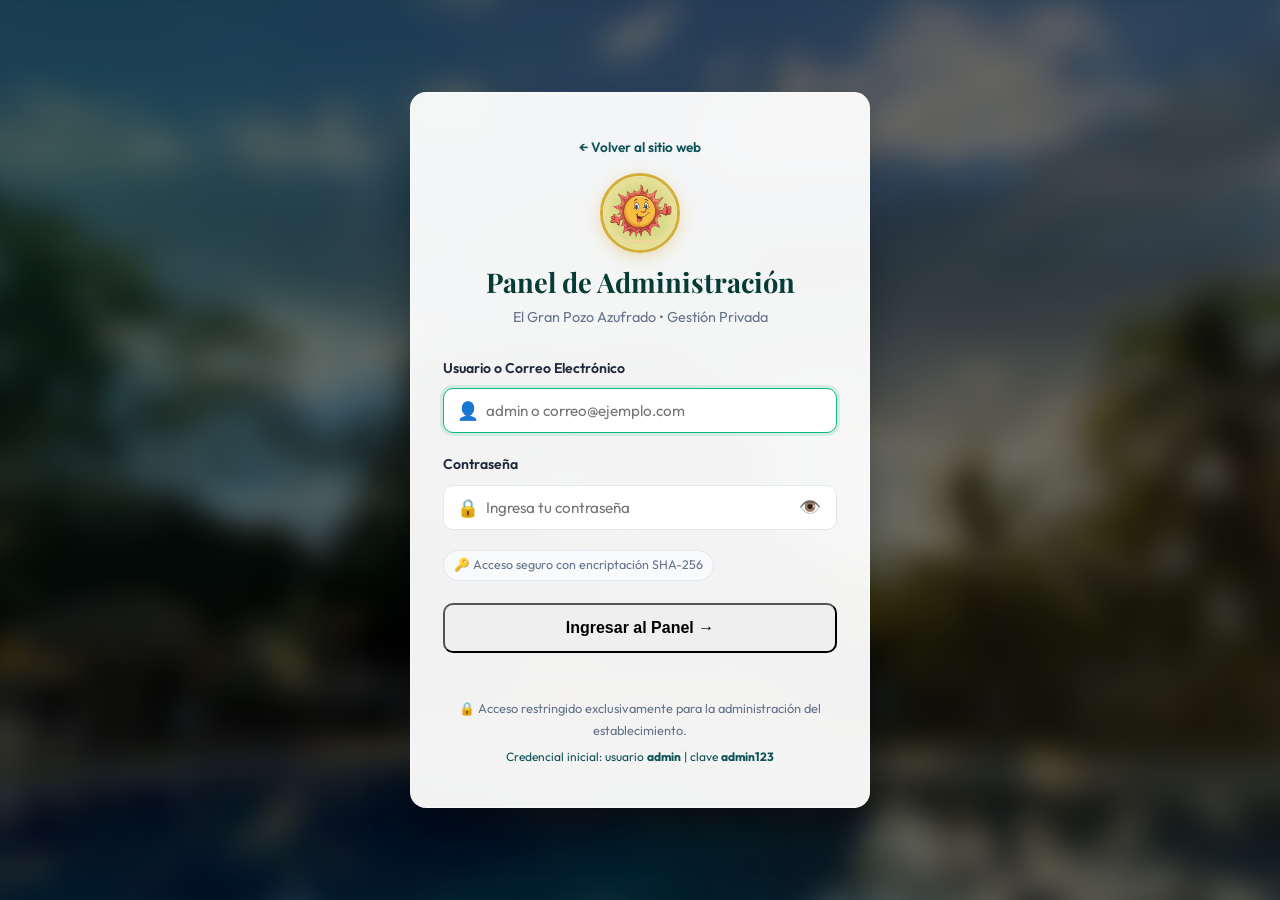
<file: html/admin.html>
<!DOCTYPE html>
<html lang="es">
<head>
    <meta charset="UTF-8">
    <meta name="viewport" content="width=device-width, initial-scale=1.0">
    <title>Panel de Administración | El Gran Pozo Azufrado</title>
    <meta name="robots" content="noindex, nofollow">

    <!-- Fuentes Premium -->
    <link rel="preconnect" href="https://fonts.googleapis.com">
    <link rel="preconnect" href="https://fonts.gstatic.com" crossorigin>
    <link href="https://fonts.googleapis.com/css2?family=Outfit:wght@300;400;500;600;700;800&family=Playfair+Display:ital,wght@0,600;0,800;1,400&display=swap" rel="stylesheet">

    <!-- Estilos -->
    <link rel="stylesheet" href="../css/admin.css">
</head>
<body class="admin-app">

    <!-- SIDEBAR -->
    <aside class="admin-sidebar" id="admin-sidebar">
        <div class="sidebar-brand">
            <img src="../LOGO/LOGO AKUATTA.jpeg" alt="Logo" class="sidebar-logo">
            <div class="sidebar-brand-text">
                <h3>El Gran Pozo</h3>
                <span>Panel del Dueño</span>
            </div>
        </div>

        <ul class="sidebar-menu">
            <li>
                <a class="nav-item active" data-section="section-resumen">
                    <span class="nav-icon">📊</span>
                    <span>Resumen</span>
                </a>
            </li>
            <li>
                <a class="nav-item" data-section="section-comidas">
                    <span class="nav-icon">🍔</span>
                    <span>Comidas</span>
                </a>
            </li>
            <li>
                <a class="nav-item" data-section="section-bebidas">
                    <span class="nav-icon">🥤</span>
                    <span>Bebidas</span>
                </a>
            </li>
            <li>
                <a class="nav-item" data-section="section-estancia">
                    <span class="nav-icon">🏨</span>
                    <span>Estancia & Precios</span>
                </a>
            </li>
            <li>
                <a class="nav-item" data-section="section-galeria">
                    <span class="nav-icon">📸</span>
                    <span>Galería de Fotos</span>
                </a>
            </li>
            <li>
                <a class="nav-item" data-section="section-info">
                    <span class="nav-icon">📍</span>
                    <span>Información Turística</span>
                </a>
            </li>
            <li>
                <a class="nav-item" data-section="section-config">
                    <span class="nav-icon">⚙️</span>
                    <span>Seguridad & Respaldo</span>
                </a>
            </li>
        </ul>

        <div class="sidebar-footer">
            <a href="index.html" target="_blank" class="btn-sidebar-link">
                <span>🌐 Ver Sitio Público</span>
            </a>
            <button id="btn-logout" class="btn-sidebar-link btn-sidebar-logout" style="width: 100%; border: none; background: transparent; cursor: pointer; text-align: left;">
                <span>🚪 Cerrar Sesión</span>
            </button>
        </div>
    </aside>

    <!-- MAIN WRAPPER -->
    <div class="admin-main">
        <!-- TOPBAR -->
        <header class="admin-topbar">
            <div class="topbar-left">
                <button id="sidebar-toggle-btn" class="menu-toggle-btn" aria-label="Abrir menú lateral">
                    ☰
                </button>
                <h2 class="page-title" id="admin-page-title">Panel de Control General</h2>
            </div>

            <div class="topbar-right">
                <a href="index.html" target="_blank" class="btn-visit-site">
                    <span>Ver Sitio en Vivo</span> ↗
                </a>
                <div class="admin-user-badge">
                    <span>👤</span>
                    <strong id="user-display-name">Administrador</strong>
                </div>
            </div>
        </header>

        <!-- BODY CONTENT -->
        <main class="admin-body">

            <!-- 1. RESUMEN / DASHBOARD -->
            <section id="section-resumen" class="admin-section active-section">
                <div class="metrics-grid">
                    <div class="metric-card">
                        <div class="metric-info">
                            <span>Platos de Comida</span>
                            <h3 id="stat-comidas">0</h3>
                        </div>
                        <div class="metric-icon">🍔</div>
                    </div>

                    <div class="metric-card">
                        <div class="metric-info">
                            <span>Bebidas en Carta</span>
                            <h3 id="stat-bebidas">0</h3>
                        </div>
                        <div class="metric-icon blue">🥤</div>
                    </div>

                    <div class="metric-card">
                        <div class="metric-info">
                            <span>Fotos en Galería</span>
                            <h3 id="stat-galeria">0</h3>
                        </div>
                        <div class="metric-icon gold">📸</div>
                    </div>

                    <div class="metric-card">
                        <div class="metric-info">
                            <span>Tarifa Estadía</span>
                            <h3 id="stat-estancia">$35.000</h3>
                        </div>
                        <div class="metric-icon purple">🛏️</div>
                    </div>
                </div>

                <div class="section-box">
                    <div class="section-box-header">
                        <div>
                            <h3>Bienvenido al Panel de Control de Los Pozos Azufrados</h3>
                            <p>Cualquier cambio que realices en precios, platos, bebidas o fotos se actualizará automáticamente en la página pública para todos tus visitantes.</p>
                        </div>
                    </div>

                    <div style="display: grid; grid-template-columns: repeat(auto-fit, minmax(280px, 1fr)); gap: 20px; margin-top: 10px;">
                        <div style="padding: 20px; background: #f8fafc; border-radius: 12px; border: 1px solid #e2e8f0;">
                            <h4 style="color: var(--admin-primary); margin-bottom: 8px;">⚡ Acciones Rápidas</h4>
                            <p style="font-size: 0.85rem; color: #64748b; margin-bottom: 14px;">Administra los elementos más consultados por los turistas.</p>
                            <div style="display: flex; flex-direction: column; gap: 8px;">
                                <button class="btn-action" onclick="AdminApp.switchTab('section-comidas'); AdminApp.openComidaModal();">➕ Agregar Nueva Comida</button>
                                <button class="btn-action" onclick="AdminApp.switchTab('section-bebidas'); AdminApp.openBebidaModal();">➕ Agregar Nueva Bebida</button>
                                <button class="btn-action" onclick="AdminApp.switchTab('section-estancia');">✏️ Modificar Precios de Estancia</button>
                                <button class="btn-action" onclick="AdminApp.switchTab('section-galeria'); AdminApp.openGaleriaModal();">📸 Subir Foto a Galería</button>
                            </div>
                        </div>

                        <div style="padding: 20px; background: #f0fdf4; border-radius: 12px; border: 1px solid #bbf7d0;">
                            <h4 style="color: #166534; margin-bottom: 8px;">✅ Sistema Seguro y Persistente</h4>
                            <p style="font-size: 0.85rem; color: #15803d; line-height: 1.5;">
                                Tus datos se guardan permanentemente. Si reinicias la computadora, cierras la página o usas un teléfono móvil, toda tu información permanecerá intacta.
                            </p>
                            <div style="margin-top: 14px;">
                                <button class="btn-action" onclick="AdminApp.exportData();">💾 Descargar Copia de Seguridad (Backup)</button>
                            </div>
                        </div>
                    </div>
                </div>
            </section>

            <!-- 2. ADMINISTRAR COMIDAS -->
            <section id="section-comidas" class="admin-section">
                <div class="section-box">
                    <div class="section-box-header">
                        <div>
                            <h3>Gestión de Comidas y Platos Típicos</h3>
                            <p>Edita nombres, precios, ingredientes y fotografías de los platos que se ofrecen en el restaurante.</p>
                        </div>
                        <button class="btn-admin-primary" onclick="AdminApp.openComidaModal()">
                            <span>➕ Agregar Comida</span>
                        </button>
                    </div>

                    <div class="table-responsive">
                        <table class="admin-table">
                            <thead>
                                <tr>
                                    <th>Plato / Fotografía</th>
                                    <th>Precio</th>
                                    <th>Estado</th>
                                    <th>Acciones</th>
                                </tr>
                            </thead>
                            <tbody id="comidas-table-body">
                                <!-- Filas generadas dinámicamente -->
                            </tbody>
                        </table>
                    </div>
                </div>
            </section>

            <!-- 3. ADMINISTRAR BEBIDAS -->
            <section id="section-bebidas" class="admin-section">
                <div class="section-box">
                    <div class="section-box-header">
                        <div>
                            <h3>Gestión de Bebidas y Licores</h3>
                            <p>Administra gaseosas, aguas, sueros rehidratantes, jugos naturales y cervezas frías.</p>
                        </div>
                        <button class="btn-admin-primary" onclick="AdminApp.openBebidaModal()">
                            <span>➕ Agregar Bebida</span>
                        </button>
                    </div>

                    <div class="table-responsive">
                        <table class="admin-table">
                            <thead>
                                <tr>
                                    <th>Bebida / Presentación</th>
                                    <th>Categoría</th>
                                    <th>Precio</th>
                                    <th>Estado</th>
                                    <th>Acciones</th>
                                </tr>
                            </thead>
                            <tbody id="bebidas-table-body">
                                <!-- Filas generadas dinámicamente -->
                            </tbody>
                        </table>
                    </div>
                </div>
            </section>

            <!-- 4. ADMINISTRAR ESTANCIA -->
            <section id="section-estancia" class="admin-section">
                <div class="section-box">
                    <div class="section-box-header">
                        <div>
                            <h3>Tarifas de Estancia y Hospedaje</h3>
                            <p>Modifica el costo por persona, descripción de los servicios incluidos y fotografía de portada.</p>
                        </div>
                    </div>

                    <div id="estancia-cards-container" style="display: grid; grid-template-columns: repeat(auto-fit, minmax(320px, 1fr)); gap: 24px;">
                        <!-- Tarjetas de estancia generadas dinámicamente -->
                    </div>
                </div>
            </section>

            <!-- 5. ADMINISTRAR GALERÍA -->
            <section id="section-galeria" class="admin-section">
                <div class="section-box">
                    <div class="section-box-header">
                        <div>
                            <h3>Galería Fotográfica del Establecimiento</h3>
                            <p>Sube nuevas fotos tomadas en el lugar o gestiona las fotos de pozos, lodoterapia y naturaleza.</p>
                        </div>
                        <button class="btn-admin-primary" onclick="AdminApp.openGaleriaModal()">
                            <span>📸 Subir Nueva Fotografía</span>
                        </button>
                    </div>

                    <div id="galeria-admin-grid" style="display: grid; grid-template-columns: repeat(auto-fill, minmax(200px, 1fr)); gap: 16px;">
                        <!-- Fotos generadas dinámicamente -->
                    </div>
                </div>
            </section>

            <!-- 6. INFORMACIÓN TURÍSTICA -->
            <section id="section-info" class="admin-section">
                <div class="section-box">
                    <div class="section-box-header">
                        <div>
                            <h3>Datos de Contacto y Ubicación</h3>
                            <p>Modifica los teléfonos, horarios, dirección y enlaces a redes sociales que ven los turistas.</p>
                        </div>
                    </div>

                    <form id="info-turistica-form" style="max-width: 700px;">
                        <div class="form-group">
                            <label class="form-label">Nombre del Destino</label>
                            <input type="text" id="info-nombre" class="form-control" required>
                        </div>

                        <div class="form-group">
                            <label class="form-label">Lema o Frase Turística</label>
                            <input type="text" id="info-lema" class="form-control" required>
                        </div>

                        <div class="form-group">
                            <label class="form-label">Horario de Atención</label>
                            <input type="text" id="info-horario" class="form-control" required>
                        </div>

                        <div class="form-group">
                            <label class="form-label">Teléfono de Contacto</label>
                            <input type="text" id="info-telefono" class="form-control" required>
                        </div>

                        <div class="form-group">
                            <label class="form-label">Número de WhatsApp (con código de país sin +)</label>
                            <input type="text" id="info-whatsapp" class="form-control" placeholder="Ej: 573142856899" required>
                        </div>

                        <div class="form-group">
                            <label class="form-label">Dirección / Cómo Llegar</label>
                            <textarea id="info-direccion" class="form-control" rows="2" required></textarea>
                        </div>

                        <div class="form-group">
                            <label class="form-label">Enlace a Instagram</label>
                            <input type="url" id="info-instagram" class="form-control">
                        </div>

                        <div class="form-group">
                            <label class="form-label">Enlace a Facebook</label>
                            <input type="url" id="info-facebook" class="form-control">
                        </div>

                        <button type="submit" class="btn-admin-primary">
                            <span>💾 Guardar Cambios de Información</span>
                        </button>
                    </form>
                </div>
            </section>

            <!-- 7. SEGURIDAD Y RESPALDO -->
            <section id="section-config" class="admin-section">
                <div class="section-box" style="max-width: 600px;">
                    <div class="section-box-header">
                        <div>
                            <h3>Cambiar Contraseña de Acceso</h3>
                            <p>Actualiza la clave para ingresar al panel de administración.</p>
                        </div>
                    </div>

                    <form id="change-password-form">
                        <div class="form-group">
                            <label class="form-label">Contraseña Actual</label>
                            <input type="password" id="old-password" class="form-control" required>
                        </div>
                        <div class="form-group">
                            <label class="form-label">Nueva Contraseña</label>
                            <input type="password" id="new-password" class="form-control" placeholder="Mínimo 5 caracteres" required>
                        </div>
                        <button type="submit" class="btn-admin-primary">
                            <span>🔒 Actualizar Contraseña</span>
                        </button>
                    </form>
                </div>

                <div class="section-box" style="max-width: 600px;">
                    <div class="section-box-header">
                        <div>
                            <h3>Copia de Seguridad y Restauración</h3>
                            <p>Guarda una copia de toda tu carta, precios y fotos en tu computador o transfiérela a otro dispositivo.</p>
                        </div>
                    </div>

                    <div style="display: flex; gap: 12px; flex-wrap: wrap;">
                        <button class="btn-admin-primary" onclick="AdminApp.exportData()">
                            <span>💾 Descargar Copia de Seguridad</span>
                        </button>
                        <label class="btn-action" style="cursor: pointer; padding: 10px 16px; margin: 0;">
                            <span>📥 Restaurar Copia (.json)</span>
                            <input type="file" id="import-file-input" accept=".json" style="display: none;" onchange="AdminApp.importData(event)">
                        </label>
                        <button class="btn-action btn-delete" onclick="AdminApp.resetFactory()">
                            <span>⚠️ Restaurar a valores iniciales</span>
                        </button>
                    </div>
                </div>
            </section>

        </main>
    </div>

    <!-- MODAL: AGREGAR / EDITAR COMIDA -->
    <div id="modal-comida" class="admin-modal">
        <div class="modal-dialog">
            <div class="modal-header">
                <h3 id="modal-comida-title">Agregar Plato de Comida</h3>
                <button class="btn-close-modal" onclick="AdminApp.closeModal('modal-comida')">&times;</button>
            </div>
            <form id="form-comida">
                <div class="modal-body">
                    <input type="hidden" id="comida-id">
                    
                    <div class="form-group">
                        <label class="form-label">Nombre del Plato</label>
                        <input type="text" id="comida-nombre" class="form-control" placeholder="Ej: Gallina Campesina" required>
                    </div>

                    <div class="form-group">
                        <label class="form-label">Precio ($ COP)</label>
                        <input type="number" id="comida-precio" class="form-control" placeholder="Ej: 45000" min="0" required>
                    </div>

                    <div class="form-group">
                        <label class="form-label">Descripción / Acompañamientos</label>
                        <textarea id="comida-desc" class="form-control" rows="3" placeholder="Ingredientes, modo de preparación, guarniciones..." required></textarea>
                    </div>

                    <div class="form-group">
                        <label class="form-label">Fotografía del Plato</label>
                        <input type="file" id="comida-file" class="form-control" accept="image/*">
                        <input type="hidden" id="comida-img-url">
                        <div class="image-preview-wrap" id="comida-preview">
                            <span>Vista previa de la fotografía</span>
                        </div>
                    </div>

                    <div class="form-group">
                        <label style="display: flex; align-items: center; gap: 8px; cursor: pointer;">
                            <input type="checkbox" id="comida-activo" checked style="width: 18px; height: 18px;">
                            <span style="font-weight: 600; font-size: 0.9rem;">Producto Activo (Visible en el sitio web)</span>
                        </label>
                    </div>
                </div>
                <div class="modal-footer">
                    <button type="button" class="btn-cancel" onclick="AdminApp.closeModal('modal-comida')">Cancelar</button>
                    <button type="submit" class="btn-admin-primary">Guardar Comida</button>
                </div>
            </form>
        </div>
    </div>

    <!-- MODAL: AGREGAR / EDITAR BEBIDA -->
    <div id="modal-bebida" class="admin-modal">
        <div class="modal-dialog">
            <div class="modal-header">
                <h3 id="modal-bebida-title">Agregar Bebida</h3>
                <button class="btn-close-modal" onclick="AdminApp.closeModal('modal-bebida')">&times;</button>
            </div>
            <form id="form-bebida">
                <div class="modal-body">
                    <input type="hidden" id="bebida-id">
                    
                    <div class="form-group">
                        <label class="form-label">Nombre de la Bebida</label>
                        <input type="text" id="bebida-nombre" class="form-control" placeholder="Ej: Jugo de Maracuyá" required>
                    </div>

                    <div class="form-group">
                        <label class="form-label">Categoría</label>
                        <select id="bebida-categoria" class="form-control" required>
                            <option value="gaseosas">🥤 Gaseosas</option>
                            <option value="aguas">💧 Aguas & Hidratación</option>
                            <option value="jugos">🥭 Jugos Naturales</option>
                            <option value="cervezas">🍺 Cervezas Frías</option>
                        </select>
                    </div>

                    <div class="form-group">
                        <label class="form-label">Precio ($ COP)</label>
                        <input type="number" id="bebida-precio" class="form-control" placeholder="Ej: 7000" min="0" required>
                    </div>

                    <div class="form-group">
                        <label class="form-label">Descripción</label>
                        <input type="text" id="bebida-desc" class="form-control" placeholder="Ej: En agua o leche, bien fría">
                    </div>

                    <div class="form-group">
                        <label class="form-label">Fotografía de la Bebida</label>
                        <input type="file" id="bebida-file" class="form-control" accept="image/*">
                        <input type="hidden" id="bebida-img-url">
                        <div class="image-preview-wrap" id="bebida-preview">
                            <span>Vista previa de la fotografía</span>
                        </div>
                    </div>

                    <div class="form-group">
                        <label style="display: flex; align-items: center; gap: 8px; cursor: pointer;">
                            <input type="checkbox" id="bebida-activo" checked style="width: 18px; height: 18px;">
                            <span style="font-weight: 600; font-size: 0.9rem;">Bebida Activa (Visible en el sitio web)</span>
                        </label>
                    </div>
                </div>
                <div class="modal-footer">
                    <button type="button" class="btn-cancel" onclick="AdminApp.closeModal('modal-bebida')">Cancelar</button>
                    <button type="submit" class="btn-admin-primary">Guardar Bebida</button>
                </div>
            </form>
        </div>
    </div>

    <!-- MODAL: EDITAR ESTANCIA -->
    <div id="modal-estancia" class="admin-modal">
        <div class="modal-dialog">
            <div class="modal-header">
                <h3>Editar Datos de Estancia</h3>
                <button class="btn-close-modal" onclick="AdminApp.closeModal('modal-estancia')">&times;</button>
            </div>
            <form id="form-estancia">
                <div class="modal-body">
                    <input type="hidden" id="estancia-id">

                    <div class="form-group">
                        <label class="form-label">Título del Plan de Estadía</label>
                        <input type="text" id="estancia-titulo" class="form-control" required>
                    </div>

                    <div class="form-group">
                        <label class="form-label">Precio por Persona ($ COP)</label>
                        <input type="number" id="estancia-precio" class="form-control" min="0" required>
                    </div>

                    <div class="form-group">
                        <label class="form-label">Descripción General</label>
                        <textarea id="estancia-desc" class="form-control" rows="3" required></textarea>
                    </div>

                    <div class="form-group">
                        <label class="form-label">Servicios Incluidos (uno por línea)</label>
                        <textarea id="estancia-incluye" class="form-control" rows="4" placeholder="Acceso a albercas termales&#10;Lodoterapia ancestral..."></textarea>
                    </div>

                    <div class="form-group">
                        <label class="form-label">Fotografía de la Estancia</label>
                        <input type="file" id="estancia-file" class="form-control" accept="image/*">
                        <input type="hidden" id="estancia-img-url">
                        <div class="image-preview-wrap" id="estancia-preview">
                            <span>Vista previa</span>
                        </div>
                    </div>
                </div>
                <div class="modal-footer">
                    <button type="button" class="btn-cancel" onclick="AdminApp.closeModal('modal-estancia')">Cancelar</button>
                    <button type="submit" class="btn-admin-primary">Guardar Estancia</button>
                </div>
            </form>
        </div>
    </div>

    <!-- MODAL: SUBIR FOTO A GALERÍA -->
    <div id="modal-galeria" class="admin-modal">
        <div class="modal-dialog">
            <div class="modal-header">
                <h3>Subir Fotografía a Galería</h3>
                <button class="btn-close-modal" onclick="AdminApp.closeModal('modal-galeria')">&times;</button>
            </div>
            <form id="form-galeria">
                <div class="modal-body">
                    <div class="form-group">
                        <label class="form-label">Título de la Fotografía</label>
                        <input type="text" id="galeria-titulo" class="form-control" placeholder="Ej: Atardecer en las albercas azufradas" required>
                    </div>

                    <div class="form-group">
                        <label class="form-label">Categoría</label>
                        <select id="galeria-categoria" class="form-control" required>
                            <option value="instalaciones">Albercas e Instalaciones</option>
                            <option value="pozo">Pozo Azufrado & Naturaleza</option>
                            <option value="experiencia">Lodoterapia & Experiencia</option>
                        </select>
                    </div>

                    <div class="form-group">
                        <label class="form-label">Descripción Breve</label>
                        <input type="text" id="galeria-desc" class="form-control" placeholder="Detalle de la foto para el visitante">
                    </div>

                    <div class="form-group">
                        <label class="form-label">Seleccionar Imagen</label>
                        <input type="file" id="galeria-file" class="form-control" accept="image/*" required>
                        <input type="hidden" id="galeria-img-url">
                        <div class="image-preview-wrap" id="galeria-preview">
                            <span>Selecciona una foto</span>
                        </div>
                    </div>
                </div>
                <div class="modal-footer">
                    <button type="button" class="btn-cancel" onclick="AdminApp.closeModal('modal-galeria')">Cancelar</button>
                    <button type="submit" class="btn-admin-primary">Guardar en Galería</button>
                </div>
            </form>
        </div>
    </div>

    <!-- SCRIPTS -->
    <script src="../js/db.js"></script>
    <script src="../js/auth.js"></script>
    <script src="../js/admin.js"></script>
</body>
</html>
</file>
<file: css/admin.css>
/* ========================================================
   EL GRAN POZO AZUFRADO - PANEL DE CONTROL (admin.css)
   Diseño profesional, moderno, seguro y 100% responsive
======================================================== */

:root {
    --admin-primary: #063b36;
    --admin-primary-dark: #042421;
    --admin-secondary: #0d5256;
    --admin-accent: #10b981;
    --admin-accent-hover: #059669;
    --admin-gold: #d4af37;
    --admin-gold-hover: #b89628;
    --admin-danger: #ef4444;
    --admin-danger-hover: #dc2626;
    --admin-warning: #f59e0b;
    --admin-dark: #0f172a;
    --admin-card-bg: #ffffff;
    --admin-bg: #f1f5f9;
    --admin-border: #e2e8f0;
    --admin-text-main: #1e293b;
    --admin-text-muted: #64748b;
    --admin-shadow: 0 10px 25px -5px rgba(0, 0, 0, 0.05), 0 8px 10px -6px rgba(0, 0, 0, 0.03);
    --admin-radius: 16px;
    --admin-radius-sm: 10px;
}

/* ========================================================
   LOGIN ESTILOS
======================================================== */
.login-body {
    background: #063b36;
    min-height: 100vh;
    display: flex;
    align-items: center;
    justify-content: center;
    padding: 20px;
    position: relative;
    overflow-x: hidden;
    font-family: 'Outfit', sans-serif;
}

.login-bg-overlay {
    position: fixed;
    top: 0;
    left: 0;
    width: 100%;
    height: 100%;
    background-image: radial-gradient(circle at 10% 20%, rgba(16, 185, 129, 0.25) 0%, transparent 40%),
                      radial-gradient(circle at 90% 80%, rgba(212, 175, 55, 0.2) 0%, transparent 40%),
                      url('../FOTOS/EWR.jpeg');
    background-size: cover;
    background-position: center;
    filter: blur(14px) brightness(0.45);
    transform: scale(1.05);
    z-index: 0;
}

.login-container {
    position: relative;
    z-index: 2;
    width: 100%;
    max-width: 460px;
}

.login-card {
    background: rgba(255, 255, 255, 0.95);
    backdrop-filter: blur(20px);
    border-radius: var(--admin-radius);
    padding: 40px 32px;
    box-shadow: 0 25px 50px -12px rgba(0, 0, 0, 0.45);
    border: 1px solid rgba(255, 255, 255, 0.5);
}

.login-header {
    text-align: center;
    margin-bottom: 28px;
    position: relative;
}

.login-back-btn {
    display: inline-block;
    color: var(--admin-secondary);
    font-size: 0.85rem;
    font-weight: 600;
    margin-bottom: 14px;
    transition: all 0.3s ease;
    text-decoration: none;
}

.login-back-btn:hover {
    color: var(--admin-accent);
    transform: translateX(-3px);
}

.login-logo-wrap {
    width: 80px;
    height: 80px;
    margin: 0 auto 12px;
    border-radius: 50%;
    overflow: hidden;
    border: 3px solid var(--admin-gold);
    box-shadow: 0 4px 15px rgba(212, 175, 55, 0.35);
}

.login-logo-img {
    width: 100%;
    height: 100%;
    object-fit: cover;
}

.login-header h2 {
    font-family: 'Playfair Display', serif;
    color: var(--admin-primary);
    font-size: 1.7rem;
    font-weight: 700;
    margin-bottom: 6px;
}

.login-subtitle {
    color: var(--admin-text-muted);
    font-size: 0.9rem;
}

.login-alert {
    padding: 12px 16px;
    border-radius: var(--admin-radius-sm);
    font-size: 0.88rem;
    margin-bottom: 20px;
    display: flex;
    align-items: center;
    gap: 8px;
    line-height: 1.4;
}

.alert-danger {
    background: #fef2f2;
    color: #991b1b;
    border: 1px solid #fecaca;
}

.alert-success {
    background: #f0fdf4;
    color: #166534;
    border: 1px solid #bbf7d0;
}

.form-group {
    margin-bottom: 20px;
    text-align: left;
}

.form-label {
    display: block;
    font-size: 0.88rem;
    font-weight: 600;
    color: var(--admin-text-main);
    margin-bottom: 8px;
}

.input-icon-wrap {
    position: relative;
    display: flex;
    align-items: center;
}

.input-icon {
    position: absolute;
    left: 14px;
    font-size: 1.1rem;
    color: var(--admin-text-muted);
    pointer-events: none;
}

.form-control {
    width: 100%;
    padding: 12px 14px 12px 42px;
    border: 1.5px solid var(--admin-border);
    border-radius: var(--admin-radius-sm);
    font-family: inherit;
    font-size: 0.95rem;
    color: var(--admin-text-main);
    background: #ffffff;
    transition: all 0.3s ease;
}

.form-control:focus {
    outline: none;
    border-color: var(--admin-accent);
    box-shadow: 0 0 0 3px rgba(16, 185, 129, 0.15);
}

.btn-toggle-pwd {
    position: absolute;
    right: 12px;
    background: transparent;
    border: none;
    cursor: pointer;
    font-size: 1.1rem;
    padding: 4px;
}

.login-hints {
    margin-bottom: 22px;
}

.hint-tag {
    font-size: 0.78rem;
    color: var(--admin-text-muted);
    background: #f8fafc;
    padding: 4px 10px;
    border-radius: 20px;
    border: 1px solid #e2e8f0;
    display: inline-block;
}

.btn-block {
    width: 100%;
    padding: 14px;
    font-size: 1rem;
    font-weight: 700;
    border-radius: var(--admin-radius-sm);
    cursor: pointer;
}

.login-footer {
    margin-top: 26px;
    padding-top: 18px;
    border-top: 1px solid #f1f5f9;
    text-align: center;
    font-size: 0.8rem;
    color: var(--admin-text-muted);
}

.credentials-hint {
    margin-top: 6px;
    font-size: 0.75rem;
    color: var(--admin-secondary);
}

/* ========================================================
   DASHBOARD ADMIN APP LAYOUT
======================================================== */
.admin-app {
    display: flex;
    min-height: 100vh;
    background: var(--admin-bg);
    color: var(--admin-text-main);
    font-family: 'Outfit', sans-serif;
}

/* SIDEBAR */
.admin-sidebar {
    width: 270px;
    background: var(--admin-primary-dark);
    color: #ffffff;
    display: flex;
    flex-direction: column;
    position: fixed;
    top: 0;
    left: 0;
    bottom: 0;
    z-index: 100;
    transition: all 0.3s ease;
    box-shadow: 4px 0 20px rgba(0, 0, 0, 0.1);
}

.sidebar-brand {
    padding: 24px 20px;
    display: flex;
    align-items: center;
    gap: 12px;
    border-bottom: 1px solid rgba(255, 255, 255, 0.08);
}

.sidebar-logo {
    width: 44px;
    height: 44px;
    border-radius: 12px;
    object-fit: cover;
    border: 2px solid var(--admin-gold);
}

.sidebar-brand-text h3 {
    font-family: 'Playfair Display', serif;
    font-size: 1.15rem;
    color: #ffffff;
    line-height: 1.1;
}

.sidebar-brand-text span {
    font-size: 0.75rem;
    color: var(--admin-gold);
    text-transform: uppercase;
    letter-spacing: 0.8px;
}

.sidebar-menu {
    flex: 1;
    padding: 20px 12px;
    list-style: none;
    overflow-y: auto;
}

.sidebar-menu li {
    margin-bottom: 4px;
}

.nav-item {
    display: flex;
    align-items: center;
    gap: 12px;
    padding: 12px 16px;
    border-radius: var(--admin-radius-sm);
    color: rgba(255, 255, 255, 0.78);
    text-decoration: none;
    font-size: 0.92rem;
    font-weight: 500;
    transition: all 0.25s ease;
    cursor: pointer;
    border: 1px solid transparent;
}

.nav-item:hover {
    background: rgba(255, 255, 255, 0.08);
    color: #ffffff;
    transform: translateX(3px);
}

.nav-item.active {
    background: linear-gradient(135deg, var(--admin-secondary) 0%, var(--admin-accent) 100%);
    color: #ffffff;
    font-weight: 600;
    box-shadow: 0 4px 15px rgba(16, 185, 129, 0.3);
}

.nav-icon {
    font-size: 1.2rem;
}

.sidebar-footer {
    padding: 16px 20px;
    border-top: 1px solid rgba(255, 255, 255, 0.08);
    background: rgba(0, 0, 0, 0.2);
}

.btn-sidebar-link {
    display: flex;
    align-items: center;
    gap: 10px;
    color: rgba(255, 255, 255, 0.8);
    text-decoration: none;
    font-size: 0.85rem;
    padding: 8px 12px;
    border-radius: var(--admin-radius-sm);
    transition: all 0.2s;
    margin-bottom: 6px;
}

.btn-sidebar-link:hover {
    background: rgba(255, 255, 255, 0.1);
    color: #ffffff;
}

.btn-sidebar-logout {
    color: #fca5a5;
}

.btn-sidebar-logout:hover {
    background: rgba(239, 68, 68, 0.2);
    color: #ffffff;
}

/* MAIN CONTENT */
.admin-main {
    flex: 1;
    margin-left: 270px;
    display: flex;
    flex-direction: column;
    min-height: 100vh;
}

/* TOPBAR */
.admin-topbar {
    background: #ffffff;
    height: 70px;
    padding: 0 30px;
    display: flex;
    align-items: center;
    justify-content: space-between;
    border-bottom: 1px solid var(--admin-border);
    position: sticky;
    top: 0;
    z-index: 90;
    box-shadow: 0 1px 3px rgba(0, 0, 0, 0.02);
}

.topbar-left {
    display: flex;
    align-items: center;
    gap: 16px;
}

.menu-toggle-btn {
    display: none;
    background: #f1f5f9;
    border: 1px solid var(--admin-border);
    padding: 8px 12px;
    border-radius: var(--admin-radius-sm);
    font-size: 1.2rem;
    cursor: pointer;
}

.page-title {
    font-family: 'Playfair Display', serif;
    font-size: 1.35rem;
    color: var(--admin-primary);
    font-weight: 700;
}

.topbar-right {
    display: flex;
    align-items: center;
    gap: 16px;
}

.btn-visit-site {
    background: #f8fafc;
    border: 1px solid var(--admin-border);
    padding: 8px 16px;
    border-radius: 20px;
    font-size: 0.85rem;
    font-weight: 600;
    color: var(--admin-primary);
    text-decoration: none;
    transition: all 0.2s;
    display: flex;
    align-items: center;
    gap: 6px;
}

.btn-visit-site:hover {
    background: var(--admin-accent);
    color: #ffffff;
    border-color: var(--admin-accent);
}

.admin-user-badge {
    display: flex;
    align-items: center;
    gap: 10px;
    background: #f1f5f9;
    padding: 6px 14px;
    border-radius: 20px;
    font-size: 0.85rem;
    font-weight: 600;
}

/* CONTENT BODY */
.admin-body {
    flex: 1;
    padding: 30px;
    max-width: 1300px;
    width: 100%;
    margin: 0 auto;
}

/* CARDS & METRICS */
.metrics-grid {
    display: grid;
    grid-template-columns: repeat(auto-fit, minmax(220px, 1fr));
    gap: 20px;
    margin-bottom: 30px;
}

.metric-card {
    background: #ffffff;
    padding: 22px 20px;
    border-radius: var(--admin-radius);
    box-shadow: var(--admin-shadow);
    border: 1px solid var(--admin-border);
    display: flex;
    align-items: center;
    justify-content: space-between;
    transition: transform 0.2s;
}

.metric-card:hover {
    transform: translateY(-3px);
}

.metric-info span {
    font-size: 0.82rem;
    color: var(--admin-text-muted);
    text-transform: uppercase;
    letter-spacing: 0.6px;
    font-weight: 600;
}

.metric-info h3 {
    font-size: 1.8rem;
    color: var(--admin-primary);
    font-weight: 700;
    margin-top: 4px;
}

.metric-icon {
    width: 50px;
    height: 50px;
    border-radius: 14px;
    display: flex;
    align-items: center;
    justify-content: center;
    font-size: 1.6rem;
    background: #ecfdf5;
    color: var(--admin-accent);
}

.metric-icon.gold { background: #fefce8; color: var(--admin-gold); }
.metric-icon.blue { background: #eff6ff; color: #3b82f6; }
.metric-icon.purple { background: #faf5ff; color: #a855f7; }

/* SECCIONES Y CONTENEDORES */
.admin-section {
    display: none;
    animation: fadeInAdmin 0.3s ease-in-out;
}

.admin-section.active-section {
    display: block;
}

@keyframes fadeInAdmin {
    from { opacity: 0; transform: translateY(8px); }
    to { opacity: 1; transform: translateY(0); }
}

.section-box {
    background: #ffffff;
    border-radius: var(--admin-radius);
    padding: 26px 28px;
    box-shadow: var(--admin-shadow);
    border: 1px solid var(--admin-border);
    margin-bottom: 28px;
}

.section-box-header {
    display: flex;
    align-items: center;
    justify-content: space-between;
    flex-wrap: wrap;
    gap: 16px;
    margin-bottom: 24px;
    padding-bottom: 16px;
    border-bottom: 1px solid #f1f5f9;
}

.section-box-header h3 {
    font-size: 1.25rem;
    color: var(--admin-primary);
    font-weight: 700;
}

.section-box-header p {
    font-size: 0.88rem;
    color: var(--admin-text-muted);
    margin-top: 3px;
}

/* TABLAS MODERNAS */
.table-responsive {
    width: 100%;
    overflow-x: auto;
    -webkit-overflow-scrolling: touch;
}

.admin-table {
    width: 100%;
    border-collapse: separate;
    border-spacing: 0;
    font-size: 0.9rem;
}

.admin-table th {
    background: #f8fafc;
    color: var(--admin-text-muted);
    font-weight: 600;
    text-transform: uppercase;
    font-size: 0.76rem;
    letter-spacing: 0.6px;
    padding: 14px 16px;
    text-align: left;
    border-bottom: 1.5px solid var(--admin-border);
}

.admin-table td {
    padding: 16px;
    border-bottom: 1px solid #f1f5f9;
    vertical-align: middle;
}

.admin-table tbody tr:hover {
    background: #fcfdfd;
}

.table-thumb {
    width: 52px;
    height: 52px;
    border-radius: var(--admin-radius-sm);
    object-fit: cover;
    border: 1px solid var(--admin-border);
}

.product-cell {
    display: flex;
    align-items: center;
    gap: 14px;
}

.product-title {
    font-weight: 600;
    color: var(--admin-text-main);
    display: block;
}

.product-desc-snippet {
    font-size: 0.78rem;
    color: var(--admin-text-muted);
    max-width: 320px;
    white-space: nowrap;
    overflow: hidden;
    text-overflow: ellipsis;
}

.badge-status {
    display: inline-block;
    padding: 4px 10px;
    border-radius: 20px;
    font-size: 0.75rem;
    font-weight: 700;
    text-transform: uppercase;
}

.badge-active {
    background: #dcfce7;
    color: #15803d;
}

.badge-inactive {
    background: #fee2e2;
    color: #b91c1c;
}

.badge-tag {
    background: #f1f5f9;
    color: #475569;
    padding: 3px 8px;
    border-radius: 6px;
    font-size: 0.78rem;
    font-weight: 600;
}

/* BOTONES DE ACCIÓN EN TABLA */
.actions-cell {
    display: flex;
    align-items: center;
    gap: 8px;
}

.btn-action {
    background: #f8fafc;
    border: 1px solid var(--admin-border);
    padding: 6px 10px;
    border-radius: 8px;
    cursor: pointer;
    font-size: 0.85rem;
    font-weight: 600;
    transition: all 0.2s;
    display: inline-flex;
    align-items: center;
    gap: 4px;
}

.btn-action:hover {
    background: #ffffff;
    border-color: #cbd5e1;
    transform: translateY(-1px);
}

.btn-action.btn-edit {
    color: var(--admin-secondary);
}

.btn-action.btn-edit:hover {
    border-color: var(--admin-secondary);
    background: #ecfdf5;
}

.btn-action.btn-delete {
    color: var(--admin-danger);
}

.btn-action.btn-delete:hover {
    border-color: var(--admin-danger);
    background: #fef2f2;
}

/* BOTONES GLOBALES ADMIN */
.btn-admin-primary {
    background: linear-gradient(135deg, var(--admin-primary) 0%, var(--admin-secondary) 100%);
    color: #ffffff;
    padding: 10px 20px;
    border-radius: var(--admin-radius-sm);
    font-weight: 600;
    font-size: 0.9rem;
    border: none;
    cursor: pointer;
    display: inline-flex;
    align-items: center;
    gap: 8px;
    transition: all 0.2s;
    box-shadow: 0 4px 12px rgba(6, 59, 54, 0.2);
}

.btn-admin-primary:hover {
    background: linear-gradient(135deg, #05302c 0%, #094043 100%);
    transform: translateY(-1px);
    box-shadow: 0 6px 16px rgba(6, 59, 54, 0.3);
}

.btn-admin-gold {
    background: linear-gradient(135deg, var(--admin-gold) 0%, #aa8522 100%);
    color: var(--admin-primary-dark);
    padding: 10px 20px;
    border-radius: var(--admin-radius-sm);
    font-weight: 700;
    font-size: 0.9rem;
    border: none;
    cursor: pointer;
    display: inline-flex;
    align-items: center;
    gap: 8px;
    transition: all 0.2s;
}

/* MODAL FLOTANTE */
.admin-modal {
    position: fixed;
    top: 0;
    left: 0;
    width: 100%;
    height: 100%;
    background: rgba(15, 23, 42, 0.6);
    backdrop-filter: blur(4px);
    display: none;
    align-items: center;
    justify-content: center;
    z-index: 1000;
    padding: 20px;
}

.admin-modal.show-modal {
    display: flex;
}

.modal-dialog {
    background: #ffffff;
    width: 100%;
    max-width: 580px;
    border-radius: var(--admin-radius);
    box-shadow: 0 25px 50px -12px rgba(0, 0, 0, 0.25);
    overflow: hidden;
    max-height: 90vh;
    display: flex;
    flex-direction: column;
    animation: modalScale 0.25s ease-out;
}

@keyframes modalScale {
    from { opacity: 0; transform: scale(0.95); }
    to { opacity: 1; transform: scale(1); }
}

.modal-header {
    padding: 20px 24px;
    background: #f8fafc;
    border-bottom: 1px solid var(--admin-border);
    display: flex;
    align-items: center;
    justify-content: space-between;
}

.modal-header h3 {
    font-size: 1.15rem;
    color: var(--admin-primary);
    font-weight: 700;
}

.btn-close-modal {
    background: transparent;
    border: none;
    font-size: 1.5rem;
    cursor: pointer;
    color: var(--admin-text-muted);
    padding: 4px;
}

.modal-body {
    padding: 24px;
    overflow-y: auto;
    flex: 1;
}

.modal-footer {
    padding: 16px 24px;
    background: #f8fafc;
    border-top: 1px solid var(--admin-border);
    display: flex;
    align-items: center;
    justify-content: flex-end;
    gap: 12px;
}

.btn-cancel {
    background: #ffffff;
    border: 1px solid var(--admin-border);
    padding: 10px 18px;
    border-radius: var(--admin-radius-sm);
    font-weight: 600;
    color: var(--admin-text-main);
    cursor: pointer;
}

/* FOTO PREVIEW EN MODAL */
.image-preview-wrap {
    margin-top: 10px;
    width: 100%;
    height: 140px;
    border-radius: var(--admin-radius-sm);
    border: 2px dashed var(--admin-border);
    display: flex;
    align-items: center;
    justify-content: center;
    overflow: hidden;
    background: #f8fafc;
    position: relative;
}

.image-preview-wrap img {
    width: 100%;
    height: 100%;
    object-fit: cover;
}

.image-preview-wrap span {
    font-size: 0.85rem;
    color: var(--admin-text-muted);
}

/* RESPONSIVE DESIGN DEL ADMIN */
@media (max-width: 992px) {
    .admin-sidebar {
        transform: translateX(-100%);
    }

    .admin-sidebar.open-mobile {
        transform: translateX(0);
    }

    .admin-main {
        margin-left: 0;
    }

    .menu-toggle-btn {
        display: block;
    }

    .admin-topbar {
        padding: 0 16px;
    }

    .admin-body {
        padding: 20px 16px;
    }
}

@media (max-width: 600px) {
    .metrics-grid {
        grid-template-columns: 1fr;
    }

    .section-box {
        padding: 18px 14px;
    }

    .admin-user-badge span {
        display: none;
    }
}
</file>
<file: css/style.css>
/* ========================================================
   EL GRAN POZO AZUFRADO (AKUATTA) - DESIGN SYSTEM 2026
   Identidad Ecoturística de Lujo, Aguas Termales & Bienestar
======================================================== */

/* RESET Y VARIABLES */
*, *::before, *::after {
    margin: 0;
    padding: 0;
    box-sizing: border-box;
    scroll-behavior: smooth;
}

:root {
    /* Paleta Cromática Turística & Natural */
    --primary: #063b36;            /* Verde bosque profundo */
    --primary-dark: #03201d;       /* Sombra profunda */
    --primary-light: #0e5b53;      /* Verde esmeralda vivo */
    --accent: #10b981;             /* Verde agua / menta medicinal */
    --accent-hover: #059669;
    --accent-light: #ecfdf5;
    --gold: #d4af37;               /* Dorado azufre mineral */
    --gold-hover: #b89628;
    --gold-light: #fefce8;
    --earth: #855829;              /* Tono tierra cálido */
    --earth-light: #fdf8f4;
    
    /* Neutros */
    --text-dark: #0f172a;
    --text-body: #334155;
    --text-muted: #64748b;
    --bg-page: #f8faf9;
    --card-bg: #ffffff;
    --border-light: #e2e8f0;

    /* Tipografías */
    --font-heading: 'Playfair Display', Georgia, serif;
    --font-body: 'Outfit', -apple-system, BlinkMacSystemFont, 'Segoe UI', Roboto, sans-serif;

    /* Efectos & Elevaciones */
    --shadow-sm: 0 2px 10px rgba(6, 59, 54, 0.05);
    --shadow-md: 0 10px 30px rgba(6, 59, 54, 0.08);
    --shadow-lg: 0 20px 45px rgba(6, 59, 54, 0.12);
    --shadow-gold: 0 8px 25px rgba(212, 175, 55, 0.28);
    --radius-sm: 8px;
    --radius-md: 16px;
    --radius-lg: 24px;
    --radius-full: 9999px;
    --transition: all 0.35s cubic-bezier(0.165, 0.84, 0.44, 1);
}

body {
    font-family: var(--font-body);
    background-color: var(--bg-page);
    color: var(--text-body);
    line-height: 1.68;
    overflow-x: hidden;
    -webkit-font-smoothing: antialiased;
}

h1, h2, h3, h4 {
    font-family: var(--font-heading);
    color: var(--primary);
    line-height: 1.25;
}

a {
    text-decoration: none;
    color: inherit;
    transition: var(--transition);
}

img {
    max-width: 100%;
    height: auto;
    display: block;
}

.container {
    width: 90%;
    max-width: 1240px;
    margin: 0 auto;
}

.section {
    padding: 90px 0;
    position: relative;
}

.section-header {
    text-align: center;
    max-width: 780px;
    margin: 0 auto 55px;
}

.section-header.align-left {
    text-align: left;
    margin-left: 0;
}

.section-subtitle {
    display: inline-block;
    font-size: 0.82rem;
    font-weight: 700;
    letter-spacing: 2px;
    color: var(--accent);
    text-transform: uppercase;
    margin-bottom: 12px;
    background: var(--accent-light);
    padding: 6px 14px;
    border-radius: var(--radius-full);
}

.section-title {
    font-size: clamp(2rem, 3.5vw, 2.7rem);
    font-weight: 700;
    color: var(--primary);
    margin-bottom: 16px;
}

.section-desc {
    font-size: 1.05rem;
    color: var(--text-muted);
}

/* ========================================================
   NAVBAR & NAVEGACIÓN
======================================================== */
.navbar {
    position: fixed;
    top: 0;
    left: 0;
    width: 100%;
    padding: 16px 6%;
    display: flex;
    justify-content: space-between;
    align-items: center;
    z-index: 1000;
    background: rgba(6, 59, 54, 0.92);
    backdrop-filter: blur(18px);
    border-bottom: 1px solid rgba(255, 255, 255, 0.12);
    transition: var(--transition);
}

.navbar.scrolled {
    padding: 12px 6%;
    background: rgba(3, 32, 29, 0.97);
    box-shadow: 0 10px 30px rgba(0, 0, 0, 0.2);
}

.logo-link {
    text-decoration: none;
}

.logo-img {
    height: 48px;
    width: 48px;
    object-fit: cover;
    border-radius: 50%;
    border: 2px solid var(--gold);
    box-shadow: 0 2px 10px rgba(212, 175, 55, 0.3);
}

.logo-text-group {
    display: flex;
    flex-direction: column;
}

.logo-title {
    font-family: var(--font-heading);
    font-size: 1.25rem;
    font-weight: 700;
    color: #ffffff;
    line-height: 1.1;
}

.logo-accent {
    font-size: 0.72rem;
    color: var(--gold);
    letter-spacing: 0.5px;
    text-transform: uppercase;
}

.nav-links {
    display: flex;
    align-items: center;
    gap: 24px;
    list-style: none;
}

.nav-links a {
    color: rgba(255, 255, 255, 0.88);
    font-size: 0.9rem;
    font-weight: 500;
    position: relative;
    padding: 6px 0;
}

.nav-links a:hover,
.nav-links a.active-link {
    color: #ffffff;
}

.nav-links a::after {
    content: '';
    position: absolute;
    bottom: 0;
    left: 0;
    width: 0;
    height: 2px;
    background: var(--gold);
    transition: var(--transition);
}

.nav-links a:hover::after,
.nav-links a.active-link::after {
    width: 100%;
}

.btn-nav {
    background: linear-gradient(135deg, #25d366 0%, #128c7e 100%);
    color: #ffffff !important;
    padding: 9px 20px;
    border-radius: var(--radius-full);
    font-weight: 700;
    font-size: 0.85rem;
    display: inline-flex;
    align-items: center;
    gap: 6px;
    box-shadow: 0 4px 14px rgba(37, 211, 102, 0.35);
}

.btn-nav:hover {
    transform: translateY(-2px);
    box-shadow: 0 6px 20px rgba(37, 211, 102, 0.45);
}

.nav-toggle {
    display: none;
    background: transparent;
    border: none;
    cursor: pointer;
    padding: 8px;
}

.hamburger {
    display: block;
    width: 26px;
    height: 3px;
    background: #ffffff;
    border-radius: 3px;
    position: relative;
    transition: var(--transition);
}

.hamburger::before,
.hamburger::after {
    content: '';
    position: absolute;
    width: 26px;
    height: 3px;
    background: #ffffff;
    border-radius: 3px;
    left: 0;
    transition: var(--transition);
}

.hamburger::before { top: -8px; }
.hamburger::after { bottom: -8px; }

.nav-toggle.open .hamburger {
    background: transparent;
}
.nav-toggle.open .hamburger::before {
    transform: rotate(45deg);
    top: 0;
}
.nav-toggle.open .hamburger::after {
    transform: rotate(-45deg);
    bottom: 0;
}

/* ========================================================
   HERO / PORTADA DE ALTO IMPACTO
======================================================== */
.hero {
    position: relative;
    min-height: 100vh;
    display: flex;
    align-items: center;
    justify-content: center;
    text-align: center;
    color: #ffffff;
    padding: 130px 20px 80px;
    overflow: hidden;
}

.hero-slider {
    position: absolute;
    top: 0;
    left: 0;
    width: 100%;
    height: 100%;
    z-index: 1;
}

.hero-slide {
    position: absolute;
    top: 0;
    left: 0;
    width: 100%;
    height: 100%;
    background-size: cover;
    background-position: center;
    opacity: 0;
    transition: opacity 1.8s ease-in-out, transform 8s ease-out;
    transform: scale(1.08);
}

.hero-slide.active {
    opacity: 1;
    transform: scale(1);
}

.hero-overlay {
    position: absolute;
    top: 0;
    left: 0;
    width: 100%;
    height: 100%;
    background: linear-gradient(
        180deg,
        rgba(3, 32, 29, 0.72) 0%,
        rgba(6, 59, 54, 0.6) 50%,
        rgba(3, 32, 29, 0.92) 100%
    );
    z-index: 2;
}

.hero-content {
    position: relative;
    z-index: 3;
    max-width: 900px;
    margin: 0 auto;
}

.hero-badge {
    display: inline-block;
    background: rgba(255, 255, 255, 0.15);
    backdrop-filter: blur(8px);
    border: 1px solid rgba(255, 255, 255, 0.28);
    padding: 8px 18px;
    border-radius: var(--radius-full);
    font-size: 0.9rem;
    font-weight: 600;
    letter-spacing: 0.5px;
    margin-bottom: 24px;
    color: #ffffff;
}

.hero-title {
    font-size: clamp(2.6rem, 6vw, 4.2rem);
    font-weight: 800;
    color: #ffffff;
    margin-bottom: 18px;
    letter-spacing: -0.5px;
    text-shadow: 0 4px 20px rgba(0, 0, 0, 0.45);
}

.hero-subtitle {
    font-size: clamp(1.05rem, 2.2vw, 1.35rem);
    color: rgba(255, 255, 255, 0.92);
    max-width: 720px;
    margin: 0 auto 34px;
    font-weight: 300;
    line-height: 1.6;
    text-shadow: 0 2px 10px rgba(0, 0, 0, 0.3);
}

.hero-buttons {
    display: flex;
    align-items: center;
    justify-content: center;
    gap: 16px;
    flex-wrap: wrap;
    margin-bottom: 45px;
}

.btn-hero-primary {
    background: linear-gradient(135deg, var(--gold) 0%, #b89628 100%);
    color: var(--primary-dark);
    font-weight: 700;
    padding: 14px 30px;
    border-radius: var(--radius-full);
    font-size: 1rem;
    box-shadow: var(--shadow-gold);
    transition: var(--transition);
}

.btn-hero-primary:hover {
    transform: translateY(-3px);
    box-shadow: 0 12px 30px rgba(212, 175, 55, 0.45);
}

.btn-hero-secondary {
    background: rgba(255, 255, 255, 0.18);
    color: #ffffff;
    backdrop-filter: blur(10px);
    border: 1.5px solid rgba(255, 255, 255, 0.6);
    font-weight: 600;
    padding: 14px 28px;
    border-radius: var(--radius-full);
    font-size: 1rem;
    transition: var(--transition);
}

.btn-hero-secondary:hover {
    background: #ffffff;
    color: var(--primary);
    transform: translateY(-3px);
}

.btn-hero-outline {
    background: transparent;
    color: #ffffff;
    padding: 14px 24px;
    font-weight: 500;
    font-size: 0.95rem;
    border-radius: var(--radius-full);
    transition: var(--transition);
}

.btn-hero-outline:hover {
    color: var(--gold);
    text-decoration: underline;
}

/* DESTACADOS RÁPIDOS EN HERO */
.hero-highlights {
    display: grid;
    grid-template-columns: repeat(auto-fit, minmax(190px, 1fr));
    gap: 16px;
    margin-top: 20px;
    text-align: left;
}

.highlight-item {
    background: rgba(6, 59, 54, 0.55);
    backdrop-filter: blur(12px);
    border: 1px solid rgba(255, 255, 255, 0.15);
    padding: 14px 18px;
    border-radius: var(--radius-md);
    display: flex;
    align-items: center;
    gap: 14px;
}

.highlight-icon {
    font-size: 1.6rem;
}

.highlight-text strong {
    display: block;
    font-size: 0.9rem;
    color: #ffffff;
}

.highlight-text span {
    font-size: 0.76rem;
    color: rgba(255, 255, 255, 0.75);
}

.hero-scroll-btn {
    position: absolute;
    bottom: 25px;
    left: 50%;
    transform: translateX(-50%);
    z-index: 4;
    display: flex;
    flex-direction: column;
    align-items: center;
    gap: 8px;
    color: rgba(255, 255, 255, 0.7);
    font-size: 0.78rem;
    text-transform: uppercase;
    letter-spacing: 1px;
}

.scroll-mouse {
    width: 22px;
    height: 36px;
    border: 2px solid rgba(255, 255, 255, 0.6);
    border-radius: 15px;
    position: relative;
}

.scroll-mouse::before {
    content: '';
    position: absolute;
    top: 6px;
    left: 50%;
    transform: translateX(-50%);
    width: 4px;
    height: 8px;
    background: var(--gold);
    border-radius: 2px;
    animation: scrollAnim 1.8s infinite;
}

@keyframes scrollAnim {
    0% { transform: translate(-50%, 0); opacity: 1; }
    100% { transform: translate(-50%, 14px); opacity: 0; }
}

/* ========================================================
   SECCIÓN HISTORIA & ORIGEN
======================================================== */
.history {
    background: #ffffff;
}

.history-intro-card {
    background: linear-gradient(135deg, #063b36 0%, #0e5b53 100%);
    color: #ffffff;
    padding: 40px;
    border-radius: var(--radius-lg);
    box-shadow: var(--shadow-md);
    margin-bottom: 40px;
    text-align: center;
}

.intro-badge {
    display: inline-block;
    background: rgba(212, 175, 55, 0.25);
    color: var(--gold);
    border: 1px solid var(--gold);
    padding: 6px 16px;
    border-radius: var(--radius-full);
    font-size: 0.85rem;
    font-weight: 700;
    margin-bottom: 16px;
    text-transform: uppercase;
}

.history-intro-card h3 {
    color: #ffffff;
    font-size: 2rem;
    margin-bottom: 14px;
}

.history-intro-card p {
    font-size: 1.1rem;
    max-width: 800px;
    margin: 0 auto 20px;
    color: rgba(255, 255, 255, 0.9);
}

.history-cert-badges {
    display: flex;
    justify-content: center;
    flex-wrap: wrap;
    gap: 12px;
}

.cert-pill {
    background: rgba(255, 255, 255, 0.12);
    border: 1px solid rgba(255, 255, 255, 0.2);
    padding: 6px 14px;
    border-radius: var(--radius-full);
    font-size: 0.82rem;
    font-weight: 600;
}

.history-grid {
    display: grid;
    grid-template-columns: repeat(auto-fit, minmax(320px, 1fr));
    gap: 30px;
    margin-bottom: 50px;
}

.history-card {
    background: var(--bg-page);
    border: 1px solid var(--border-light);
    border-radius: var(--radius-md);
    padding: 32px;
    box-shadow: var(--shadow-sm);
}

.card-icon-box {
    width: 50px;
    height: 50px;
    border-radius: 12px;
    background: var(--accent-light);
    color: var(--accent);
    display: flex;
    align-items: center;
    justify-content: center;
    font-size: 1.5rem;
    margin-bottom: 18px;
}

.history-card h3 {
    font-size: 1.4rem;
    margin-bottom: 20px;
}

.history-text-block {
    margin-bottom: 18px;
}

.history-text-block h4 {
    font-size: 1rem;
    font-weight: 700;
    color: var(--primary);
    margin-bottom: 6px;
}

.history-text-block p {
    font-size: 0.92rem;
    color: var(--text-muted);
}

/* LÍNEA DE TIEMPO */
.history-timeline-wrapper {
    background: #f8fafc;
    border: 1px solid var(--border-light);
    border-radius: var(--radius-lg);
    padding: 40px;
}

.timeline-heading {
    text-align: center;
    margin-bottom: 30px;
    font-size: 1.4rem;
}

.timeline {
    display: grid;
    grid-template-columns: repeat(auto-fit, minmax(240px, 1fr));
    gap: 24px;
    position: relative;
}

.timeline-item {
    position: relative;
    padding-left: 24px;
    border-left: 3px solid var(--accent);
}

.timeline-dot {
    position: absolute;
    left: -8px;
    top: 0;
    width: 13px;
    height: 13px;
    background: var(--accent);
    border-radius: 50%;
}

.timeline-date {
    font-size: 0.8rem;
    font-weight: 700;
    color: var(--accent);
    text-transform: uppercase;
    margin-bottom: 4px;
}

.timeline-content h4 {
    font-size: 1.05rem;
    margin-bottom: 6px;
}

.timeline-content p {
    font-size: 0.88rem;
    color: var(--text-muted);
}

/* ========================================================
   SECCIÓN SOBRE NOSOTROS
======================================================== */
.about-wrapper {
    display: grid;
    grid-template-columns: 1fr 1fr;
    gap: 60px;
    align-items: center;
}

.about-images-col {
    position: relative;
}

.about-photo-large {
    width: 100%;
    height: 420px;
    object-fit: cover;
    border-radius: var(--radius-lg);
    box-shadow: var(--shadow-lg);
}

.about-photo-small {
    position: absolute;
    bottom: -30px;
    right: -25px;
    width: 220px;
    height: 200px;
    object-fit: cover;
    border-radius: var(--radius-md);
    border: 5px solid #ffffff;
    box-shadow: var(--shadow-md);
}

.about-badge-floating {
    position: absolute;
    top: 30px;
    left: -20px;
    background: #ffffff;
    padding: 14px 20px;
    border-radius: var(--radius-md);
    box-shadow: var(--shadow-md);
    display: flex;
    flex-direction: column;
    border-left: 4px solid var(--accent);
}

.badge-accent {
    font-size: 1.5rem;
    font-weight: 800;
    color: var(--accent);
    font-family: var(--font-heading);
}

.about-lead {
    font-size: 1.15rem;
    color: var(--text-body);
    margin-bottom: 28px;
}

.about-pillars {
    display: flex;
    flex-direction: column;
    gap: 20px;
}

.pillar-card {
    background: #ffffff;
    border: 1px solid var(--border-light);
    border-radius: var(--radius-md);
    padding: 22px;
    display: flex;
    align-items: flex-start;
    gap: 16px;
    box-shadow: var(--shadow-sm);
    transition: var(--transition);
}

.pillar-card:hover {
    transform: translateX(6px);
    border-color: var(--accent);
}

.pillar-icon {
    font-size: 1.8rem;
}

.pillar-info h4 {
    font-size: 1.1rem;
    margin-bottom: 6px;
}

.pillar-info p {
    font-size: 0.92rem;
    color: var(--text-muted);
}

/* ========================================================
   SECCIÓN SERVICIOS DESTACADOS
======================================================== */
.services-grid {
    display: grid;
    grid-template-columns: repeat(auto-fit, minmax(320px, 1fr));
    gap: 30px;
}

.service-card {
    background: #ffffff;
    border-radius: var(--radius-lg);
    overflow: hidden;
    box-shadow: var(--shadow-sm);
    border: 1px solid var(--border-light);
    transition: var(--transition);
    display: flex;
    flex-direction: column;
}

.service-card:hover {
    transform: translateY(-8px);
    box-shadow: var(--shadow-lg);
}

.service-img-wrap {
    height: 240px;
    position: relative;
    overflow: hidden;
}

.service-img {
    width: 100%;
    height: 100%;
    object-fit: cover;
    transition: transform 0.6s ease;
}

.service-card:hover .service-img {
    transform: scale(1.08);
}

.service-tag {
    position: absolute;
    top: 16px;
    left: 16px;
    background: rgba(6, 59, 54, 0.85);
    backdrop-filter: blur(6px);
    color: #ffffff;
    font-size: 0.78rem;
    font-weight: 700;
    text-transform: uppercase;
    padding: 6px 14px;
    border-radius: var(--radius-full);
}

.service-tag.gold-tag {
    background: rgba(212, 175, 55, 0.9);
    color: var(--primary-dark);
}

.service-body {
    padding: 28px;
    flex: 1;
    display: flex;
    flex-direction: column;
}

.service-body h3 {
    font-size: 1.35rem;
    margin-bottom: 12px;
}

.service-body p {
    font-size: 0.94rem;
    color: var(--text-muted);
    margin-bottom: 20px;
    flex: 1;
}

.service-perks {
    list-style: none;
    font-size: 0.88rem;
    color: var(--primary);
    font-weight: 600;
    display: flex;
    flex-direction: column;
    gap: 6px;
}

/* ========================================================
   SECCIÓN ESTANCIA Y HOSPEDAJE ($35.000)
======================================================== */
.estancia {
    background: linear-gradient(180deg, #ffffff 0%, #f4f8f6 100%);
}

.estancia-card {
    background: #ffffff;
    border-radius: var(--radius-lg);
    overflow: hidden;
    box-shadow: var(--shadow-lg);
    border: 1px solid var(--border-light);
    display: grid;
    grid-template-columns: 1.1fr 1fr;
    transition: var(--transition);
}

.estancia-card.featured {
    border: 2px solid rgba(16, 185, 129, 0.35);
}

.estancia-img-box {
    position: relative;
    min-height: 380px;
}

.estancia-img-box img {
    width: 100%;
    height: 100%;
    object-fit: cover;
}

.estancia-badge {
    position: absolute;
    top: 20px;
    left: 20px;
    background: var(--gold);
    color: var(--primary-dark);
    font-weight: 800;
    font-size: 0.85rem;
    padding: 8px 18px;
    border-radius: var(--radius-full);
    box-shadow: 0 4px 15px rgba(0, 0, 0, 0.2);
}

.estancia-details {
    padding: 40px;
    display: flex;
    flex-direction: column;
    justify-content: space-between;
}

.estancia-header-price {
    display: flex;
    justify-content: space-between;
    align-items: flex-start;
    flex-wrap: wrap;
    gap: 16px;
    margin-bottom: 16px;
}

.estancia-header-price h3 {
    font-size: 1.7rem;
    color: var(--primary);
}

.estancia-location {
    font-size: 0.88rem;
    color: var(--text-muted);
}

.price-box {
    background: var(--accent-light);
    padding: 10px 18px;
    border-radius: var(--radius-md);
    text-align: right;
    border: 1px solid rgba(16, 185, 129, 0.25);
}

.price-val {
    display: block;
    font-size: 1.8rem;
    font-weight: 800;
    color: var(--accent);
    line-height: 1;
}

.price-unit {
    font-size: 0.75rem;
    color: var(--text-muted);
    font-weight: 600;
}

.estancia-desc-text {
    font-size: 1rem;
    color: var(--text-muted);
    margin-bottom: 24px;
    line-height: 1.6;
}

.estancia-features {
    margin-bottom: 30px;
}

.estancia-features h4 {
    font-size: 1rem;
    margin-bottom: 12px;
    color: var(--primary);
}

.features-list {
    list-style: none;
    display: grid;
    grid-template-columns: 1fr;
    gap: 8px;
    font-size: 0.92rem;
    color: var(--text-body);
}

.estancia-actions {
    display: flex;
    align-items: center;
    gap: 16px;
    flex-wrap: wrap;
}

.btn-estancia-book {
    background: linear-gradient(135deg, #25d366 0%, #128c7e 100%);
    color: #ffffff;
    font-weight: 700;
    padding: 14px 28px;
    border-radius: var(--radius-full);
    font-size: 0.95rem;
    display: inline-flex;
    align-items: center;
    gap: 8px;
    box-shadow: 0 4px 15px rgba(37, 211, 102, 0.35);
    transition: var(--transition);
}

.btn-estancia-book:hover {
    transform: translateY(-2px);
    box-shadow: 0 8px 22px rgba(37, 211, 102, 0.45);
}

.btn-estancia-secondary {
    color: var(--primary);
    font-weight: 600;
    font-size: 0.9rem;
    text-decoration: underline;
}

/* ========================================================
   SECCIÓN GASTRONOMÍA & BEBIDAS (100% REAL)
======================================================== */
.menu-tabs {
    display: flex;
    justify-content: center;
    gap: 12px;
    margin-bottom: 25px;
    flex-wrap: wrap;
}

.menu-tab-btn {
    background: #ffffff;
    border: 1.5px solid var(--border-light);
    color: var(--text-body);
    font-weight: 600;
    padding: 12px 26px;
    border-radius: var(--radius-full);
    font-size: 0.95rem;
    cursor: pointer;
    transition: var(--transition);
}

.menu-tab-btn:hover {
    border-color: var(--accent);
    color: var(--accent);
}

.menu-tab-btn.active {
    background: var(--primary);
    color: #ffffff;
    border-color: var(--primary);
    box-shadow: var(--shadow-sm);
}

.drinks-subfilters {
    display: flex;
    justify-content: center;
    align-items: center;
    gap: 8px;
    margin-bottom: 40px;
    flex-wrap: wrap;
}

.subfilter-label {
    font-size: 0.85rem;
    color: var(--text-muted);
    font-weight: 600;
    margin-right: 6px;
}

.subfilter-pill {
    background: #ffffff;
    border: 1px solid var(--border-light);
    color: var(--text-muted);
    font-size: 0.85rem;
    font-weight: 500;
    padding: 6px 16px;
    border-radius: var(--radius-full);
    cursor: pointer;
    transition: var(--transition);
}

.subfilter-pill:hover,
.subfilter-pill.active {
    background: var(--accent-light);
    color: var(--accent);
    border-color: var(--accent);
    font-weight: 700;
}

.category-title-bar {
    display: flex;
    align-items: center;
    gap: 12px;
    margin-bottom: 28px;
    padding-bottom: 12px;
    border-bottom: 2px solid var(--border-light);
}

.cat-bar-icon {
    font-size: 1.6rem;
}

.category-title-bar h3 {
    font-size: 1.5rem;
    color: var(--primary);
}

/* CUADRÍCULA DE COMIDAS */
.food-grid {
    display: grid;
    grid-template-columns: repeat(auto-fit, minmax(270px, 1fr));
    gap: 28px;
}

.food-card {
    background: #ffffff;
    border-radius: var(--radius-md);
    overflow: hidden;
    box-shadow: var(--shadow-sm);
    border: 1px solid var(--border-light);
    display: flex;
    flex-direction: column;
    transition: var(--transition);
}

.food-card:hover {
    transform: translateY(-6px);
    box-shadow: var(--shadow-md);
}

.food-card-img-box {
    height: 200px;
    position: relative;
    overflow: hidden;
    background: #f1f5f9;
}

.food-card-img-box img {
    width: 100%;
    height: 100%;
    object-fit: cover;
    transition: transform 0.5s ease;
}

.food-card:hover .food-card-img-box img {
    transform: scale(1.06);
}

.food-badge-chef {
    position: absolute;
    top: 12px;
    right: 12px;
    background: var(--gold);
    color: var(--primary-dark);
    font-size: 0.72rem;
    font-weight: 800;
    padding: 4px 10px;
    border-radius: var(--radius-full);
    text-transform: uppercase;
}

.food-card-body {
    padding: 22px;
    flex: 1;
    display: flex;
    flex-direction: column;
    justify-content: space-between;
}

.food-card-title {
    font-size: 1.2rem;
    color: var(--primary);
    margin-bottom: 8px;
}

.food-card-desc {
    font-size: 0.88rem;
    color: var(--text-muted);
    margin-bottom: 18px;
    line-height: 1.5;
    flex: 1;
}

.food-card-footer {
    display: flex;
    align-items: center;
    justify-content: space-between;
    padding-top: 14px;
    border-top: 1px solid #f1f5f9;
}

.food-price {
    font-size: 1.35rem;
    font-weight: 800;
    color: var(--primary);
    font-family: var(--font-heading);
}

.btn-order-dish {
    background: var(--accent-light);
    color: var(--accent);
    border: 1px solid var(--accent);
    padding: 7px 14px;
    border-radius: var(--radius-full);
    font-size: 0.82rem;
    font-weight: 700;
    transition: var(--transition);
}

.btn-order-dish:hover {
    background: var(--accent);
    color: #ffffff;
}

/* CUADRÍCULA DE BEBIDAS */
.drinks-grid {
    display: grid;
    grid-template-columns: repeat(auto-fill, minmax(230px, 1fr));
    gap: 22px;
}

.drink-card {
    background: #ffffff;
    border-radius: var(--radius-md);
    padding: 20px 16px;
    border: 1px solid var(--border-light);
    box-shadow: var(--shadow-sm);
    text-align: center;
    display: flex;
    flex-direction: column;
    align-items: center;
    justify-content: space-between;
    transition: var(--transition);
}

.drink-card:hover {
    transform: translateY(-5px);
    box-shadow: var(--shadow-md);
    border-color: var(--accent);
}

.drink-thumb-wrap {
    width: 100px;
    height: 140px;
    display: flex;
    align-items: center;
    justify-content: center;
    margin-bottom: 14px;
}

.drink-thumb-wrap img {
    max-height: 100%;
    max-width: 100%;
    object-fit: contain;
    transition: transform 0.3s;
}

.drink-card:hover .drink-thumb-wrap img {
    transform: scale(1.1);
}

.drink-title {
    font-size: 0.98rem;
    font-weight: 700;
    color: var(--primary);
    margin-bottom: 6px;
}

.drink-desc {
    font-size: 0.78rem;
    color: var(--text-muted);
    margin-bottom: 12px;
    line-height: 1.3;
}

.drink-price {
    font-size: 1.25rem;
    font-weight: 800;
    color: var(--accent);
    font-family: var(--font-heading);
    margin-bottom: 10px;
}

.menu-order-note {
    background: linear-gradient(135deg, #063b36 0%, #0d5256 100%);
    color: #ffffff;
    border-radius: var(--radius-md);
    padding: 28px 34px;
    display: flex;
    align-items: center;
    justify-content: space-between;
    gap: 24px;
    margin-top: 50px;
    flex-wrap: wrap;
}

.menu-order-note .note-icon {
    font-size: 2.2rem;
}

.menu-order-note .note-text {
    flex: 1;
    min-width: 240px;
}

.menu-order-note .note-text strong {
    font-size: 1.15rem;
    display: block;
    margin-bottom: 4px;
}

.menu-order-note .note-text p {
    font-size: 0.92rem;
    color: rgba(255, 255, 255, 0.85);
}

.btn-order-wa {
    background: var(--gold);
    color: var(--primary-dark);
    font-weight: 800;
    padding: 12px 24px;
    border-radius: var(--radius-full);
    font-size: 0.92rem;
    white-space: nowrap;
}

/* ========================================================
   SECCIÓN GALERÍA
======================================================== */
.gallery-category-chips {
    display: flex;
    justify-content: center;
    gap: 10px;
    margin-bottom: 35px;
    flex-wrap: wrap;
}

.gallery-chip {
    background: #ffffff;
    border: 1px solid var(--border-light);
    color: var(--text-body);
    padding: 10px 22px;
    border-radius: var(--radius-full);
    font-weight: 600;
    font-size: 0.88rem;
    cursor: pointer;
    transition: var(--transition);
}

.gallery-chip:hover,
.gallery-chip.active {
    background: var(--primary);
    color: #ffffff;
    border-color: var(--primary);
}

.gallery-masonry {
    display: grid;
    grid-template-columns: repeat(auto-fill, minmax(280px, 1fr));
    gap: 20px;
}

.gallery-card-item {
    border-radius: var(--radius-md);
    overflow: hidden;
    position: relative;
    cursor: pointer;
    height: 250px;
    box-shadow: var(--shadow-sm);
    border: 1px solid var(--border-light);
}

.gallery-card-item img {
    width: 100%;
    height: 100%;
    object-fit: cover;
    transition: transform 0.5s ease;
}

.gallery-card-item:hover img {
    transform: scale(1.08);
}

.gallery-overlay-hover {
    position: absolute;
    inset: 0;
    background: linear-gradient(0deg, rgba(3, 32, 29, 0.85) 0%, transparent 60%);
    opacity: 0;
    display: flex;
    flex-direction: column;
    justify-content: flex-end;
    padding: 20px;
    color: #ffffff;
    transition: opacity 0.35s ease;
}

.gallery-card-item:hover .gallery-overlay-hover {
    opacity: 1;
}

.gallery-hover-title {
    font-weight: 700;
    font-size: 1rem;
    margin-bottom: 4px;
}

.gallery-hover-desc {
    font-size: 0.8rem;
    color: rgba(255, 255, 255, 0.85);
}

/* ========================================================
   LIGHTBOX MODAL DE GALERÍA
======================================================== */
#lightbox {
    position: fixed;
    top: 0;
    left: 0;
    width: 100%;
    height: 100%;
    background: rgba(3, 32, 29, 0.94);
    backdrop-filter: blur(8px);
    z-index: 2000;
    display: flex;
    align-items: center;
    justify-content: center;
    padding: 20px;
}

.lightbox-content {
    position: relative;
    max-width: 950px;
    max-height: 85vh;
    display: flex;
    align-items: center;
    justify-content: center;
}

.lightbox-content img {
    max-width: 100%;
    max-height: 80vh;
    object-fit: contain;
    border-radius: var(--radius-sm);
    box-shadow: 0 20px 50px rgba(0,0,0,0.5);
    transition: opacity 0.2s ease;
}

.lightbox-btn {
    position: absolute;
    background: rgba(255, 255, 255, 0.2);
    color: #ffffff;
    border: none;
    cursor: pointer;
    border-radius: 50%;
    width: 48px;
    height: 48px;
    display: flex;
    align-items: center;
    justify-content: center;
    font-size: 1.5rem;
    transition: var(--transition);
}

.lightbox-btn:hover {
    background: var(--gold);
    color: var(--primary-dark);
}

.lightbox-close { top: -55px; right: 0; font-size: 2rem; }
.lightbox-prev { left: -65px; }
.lightbox-next { right: -65px; }

.lightbox-counter {
    position: absolute;
    bottom: -40px;
    color: rgba(255, 255, 255, 0.8);
    font-size: 0.88rem;
    font-weight: 600;
}

/* ========================================================
   SECCIÓN VIDEO & CÓMO LLEGAR
======================================================== */
.video-card {
    background: #ffffff;
    border-radius: var(--radius-lg);
    overflow: hidden;
    box-shadow: var(--shadow-md);
    border: 1px solid var(--border-light);
    display: grid;
    grid-template-columns: 1.2fr 1fr;
    align-items: center;
}

.video-media-wrap {
    height: 100%;
    min-height: 380px;
    background: #000000;
}

.video-media-wrap video {
    width: 100%;
    height: 100%;
    object-fit: cover;
    display: block;
}

.video-info-box {
    padding: 40px;
}

.video-badge {
    display: inline-block;
    background: var(--accent-light);
    color: var(--accent);
    font-size: 0.8rem;
    font-weight: 700;
    padding: 6px 14px;
    border-radius: var(--radius-full);
    margin-bottom: 16px;
}

.video-info-box h3 {
    font-size: 1.6rem;
    margin-bottom: 14px;
}

.video-info-box p {
    color: var(--text-muted);
    font-size: 0.95rem;
    margin-bottom: 24px;
    line-height: 1.6;
}

.travel-tips {
    display: flex;
    flex-direction: column;
    gap: 16px;
}

.tip-item {
    display: flex;
    align-items: flex-start;
    gap: 14px;
}

.tip-item span {
    font-size: 1.6rem;
}

.tip-item strong {
    display: block;
    font-size: 0.95rem;
    color: var(--primary);
}

.tip-item p {
    margin-bottom: 0;
    font-size: 0.85rem;
}

/* ========================================================
   SECCIÓN UBICACIÓN
======================================================== */
.location-grid {
    display: grid;
    grid-template-columns: 1fr 1.2fr;
    gap: 30px;
    align-items: center;
}

.location-card {
    background: #ffffff;
    border-radius: var(--radius-lg);
    padding: 38px;
    box-shadow: var(--shadow-md);
    border: 1px solid var(--border-light);
}

.loc-header {
    display: flex;
    align-items: center;
    gap: 16px;
    margin-bottom: 24px;
    padding-bottom: 18px;
    border-bottom: 1px solid var(--border-light);
}

.loc-icon {
    font-size: 2.2rem;
}

.loc-header h3 {
    font-size: 1.35rem;
    color: var(--primary);
}

.loc-tag {
    font-size: 0.82rem;
    color: var(--accent);
    font-weight: 700;
}

.loc-list {
    display: flex;
    flex-direction: column;
    gap: 18px;
    margin-bottom: 30px;
}

.loc-item {
    display: flex;
    align-items: flex-start;
    gap: 14px;
}

.loc-item-icon {
    font-size: 1.3rem;
}

.loc-item strong {
    display: block;
    font-size: 0.92rem;
    color: var(--primary);
}

.loc-item p {
    font-size: 0.88rem;
    color: var(--text-muted);
}

.loc-actions {
    display: flex;
    gap: 12px;
    flex-wrap: wrap;
}

.btn-maps-primary {
    background: var(--primary);
    color: #ffffff;
    font-weight: 700;
    padding: 12px 22px;
    border-radius: var(--radius-full);
    font-size: 0.88rem;
    transition: var(--transition);
}

.btn-maps-primary:hover {
    background: var(--primary-light);
    transform: translateY(-2px);
}

.btn-maps-wa {
    background: var(--accent-light);
    color: var(--accent);
    border: 1px solid var(--accent);
    font-weight: 700;
    padding: 12px 22px;
    border-radius: var(--radius-full);
    font-size: 0.88rem;
    transition: var(--transition);
}

.btn-maps-wa:hover {
    background: var(--accent);
    color: #ffffff;
}

.map-embed-wrapper {
    border-radius: var(--radius-lg);
    overflow: hidden;
    box-shadow: var(--shadow-md);
    border: 1px solid var(--border-light);
    height: 480px;
}

.map-embed-wrapper iframe {
    width: 100%;
    height: 100%;
    border: 0;
}

/* ========================================================
   SECCIÓN COMENTARIOS Y TESTIMONIOS
======================================================== */
.comments-grid {
    display: grid;
    grid-template-columns: 1fr 1.1fr;
    gap: 35px;
}

.comments-form-card,
.comments-feed-card {
    background: #ffffff;
    border-radius: var(--radius-lg);
    padding: 36px;
    box-shadow: var(--shadow-md);
    border: 1px solid var(--border-light);
}

.comments-form-card h3,
.feed-header h3 {
    font-size: 1.4rem;
    margin-bottom: 6px;
}

.form-subtext {
    font-size: 0.88rem;
    color: var(--text-muted);
    margin-bottom: 24px;
}

.form-group {
    margin-bottom: 18px;
}

.form-label {
    display: block;
    font-size: 0.85rem;
    font-weight: 600;
    color: var(--text-body);
    margin-bottom: 6px;
}

.form-control {
    width: 100%;
    padding: 12px 16px;
    border: 1.5px solid var(--border-light);
    border-radius: var(--radius-sm);
    font-family: inherit;
    font-size: 0.92rem;
    transition: var(--transition);
}

.form-control:focus {
    outline: none;
    border-color: var(--accent);
    box-shadow: 0 0 0 3px rgba(16, 185, 129, 0.15);
}

.btn-submit-comment {
    background: linear-gradient(135deg, var(--primary) 0%, var(--primary-light) 100%);
    color: #ffffff;
    width: 100%;
    padding: 14px;
    border: none;
    border-radius: var(--radius-sm);
    font-weight: 700;
    font-size: 0.95rem;
    cursor: pointer;
    box-shadow: var(--shadow-sm);
    transition: var(--transition);
}

.btn-submit-comment:hover {
    transform: translateY(-2px);
    box-shadow: var(--shadow-md);
}

.feed-header {
    display: flex;
    align-items: center;
    justify-content: space-between;
    margin-bottom: 24px;
    padding-bottom: 14px;
    border-bottom: 1px solid var(--border-light);
}

.feed-tag {
    background: var(--accent-light);
    color: var(--accent);
    font-size: 0.75rem;
    font-weight: 700;
    padding: 4px 10px;
    border-radius: var(--radius-full);
}

.comments-feed-list {
    display: flex;
    flex-direction: column;
    gap: 16px;
    max-height: 480px;
    overflow-y: auto;
    padding-right: 8px;
}

.comment-item {
    background: #f8fafc;
    border-radius: var(--radius-sm);
    padding: 18px;
    border-left: 3px solid var(--accent);
}

.comment-header {
    display: flex;
    justify-content: space-between;
    font-size: 0.82rem;
    margin-bottom: 8px;
}

.comment-author {
    font-weight: 700;
    color: var(--primary);
}

.comment-date {
    color: var(--text-muted);
}

.comment-text {
    font-size: 0.88rem;
    color: var(--text-body);
    line-height: 1.5;
}

/* ========================================================
   FOOTER
======================================================== */
.footer {
    background: var(--primary-dark);
    color: rgba(255, 255, 255, 0.85);
    padding-top: 80px;
    position: relative;
}

.footer-grid {
    display: grid;
    grid-template-columns: 1.3fr 1fr 1fr;
    gap: 50px;
    padding-bottom: 60px;
}

.footer-logo {
    display: flex;
    align-items: center;
    gap: 14px;
    margin-bottom: 18px;
}

.footer-logo img {
    width: 48px;
    height: 48px;
    border-radius: 50%;
    border: 2px solid var(--gold);
}

.footer-logo h4 {
    color: #ffffff;
    font-size: 1.25rem;
    margin-bottom: 2px;
}

.footer-logo span {
    font-size: 0.75rem;
    color: var(--gold);
    text-transform: uppercase;
    letter-spacing: 0.5px;
}

.footer-bio {
    font-size: 0.9rem;
    color: rgba(255, 255, 255, 0.7);
    margin-bottom: 22px;
    line-height: 1.6;
}

.footer-social-links {
    display: flex;
    gap: 12px;
}

.footer-social-links a {
    width: 40px;
    height: 40px;
    border-radius: 50%;
    background: rgba(255, 255, 255, 0.08);
    display: flex;
    align-items: center;
    justify-content: center;
    font-size: 1.1rem;
    transition: var(--transition);
}

.footer-social-links a:hover {
    background: var(--gold);
    transform: translateY(-3px);
}

.footer-links-col h4,
.footer-contact-col h4 {
    color: #ffffff;
    font-size: 1.15rem;
    margin-bottom: 22px;
    position: relative;
}

.footer-links-col ul {
    list-style: none;
    display: flex;
    flex-direction: column;
    gap: 10px;
    font-size: 0.9rem;
}

.footer-links-col a:hover {
    color: var(--gold);
    padding-left: 5px;
}

.footer-contact-col p {
    font-size: 0.9rem;
    margin-bottom: 12px;
    color: rgba(255, 255, 255, 0.78);
}

.btn-admin-portal {
    display: inline-block;
    background: rgba(255, 255, 255, 0.08);
    border: 1px solid rgba(255, 255, 255, 0.2);
    color: var(--gold);
    padding: 8px 18px;
    border-radius: var(--radius-full);
    font-size: 0.82rem;
    font-weight: 600;
    transition: var(--transition);
}

.btn-admin-portal:hover {
    background: var(--gold);
    color: var(--primary-dark);
}

.footer-bottom {
    border-top: 1px solid rgba(255, 255, 255, 0.08);
    padding: 24px 0;
    font-size: 0.82rem;
    color: rgba(255, 255, 255, 0.55);
}

.footer-bottom-inner {
    display: flex;
    justify-content: space-between;
    align-items: center;
    flex-wrap: wrap;
    gap: 12px;
}

/* ========================================================
   BOTONES FLOTANTES
======================================================== */
.floating-social-group {
    position: fixed;
    bottom: 28px;
    right: 28px;
    display: flex;
    flex-direction: column;
    gap: 12px;
    z-index: 999;
}

.float-btn {
    width: 52px;
    height: 52px;
    border-radius: 50%;
    display: flex;
    align-items: center;
    justify-content: center;
    box-shadow: 0 4px 18px rgba(0, 0, 0, 0.25);
    transition: var(--transition);
}

.float-btn:hover {
    transform: translateY(-4px) scale(1.08);
}

.float-btn img {
    width: 28px;
    height: 28px;
}

.float-wa { background: #25d366; }
.float-fb { background: #1877f2; }
.float-ig { background: radial-gradient(circle at 30% 107%, #fdf497 0%, #fdf497 5%, #fd5949 45%, #d6249f 60%, #285aeb 90%); }

/* TOAST NOTIFICATION */
.toast-container {
    position: fixed;
    bottom: 24px;
    left: 24px;
    z-index: 3000;
    display: flex;
    flex-direction: column;
    gap: 10px;
}

.toast {
    background: #ffffff;
    border-radius: var(--radius-sm);
    padding: 14px 20px;
    box-shadow: var(--shadow-lg);
    border-left: 4px solid var(--accent);
    display: flex;
    align-items: center;
    gap: 12px;
    font-size: 0.9rem;
    color: var(--text-body);
    opacity: 0;
    transform: translateY(20px);
    transition: all 0.3s ease;
}

.toast.show {
    opacity: 1;
    transform: translateY(0);
}

.toast.error {
    border-left-color: #ef4444;
}

/* ========================================================
   RESPONSIVE DESIGN (MÓVILES Y TABLETS)
======================================================== */
@media (max-width: 1024px) {
    .navbar {
        padding: 14px 5%;
    }

    .nav-toggle {
        display: block;
    }

    .nav-links {
        position: fixed;
        top: 0;
        right: -100%;
        width: 78%;
        max-width: 340px;
        height: 100vh;
        background: rgba(3, 32, 29, 0.98);
        backdrop-filter: blur(25px);
        flex-direction: column;
        align-items: flex-start;
        padding: 90px 30px 40px;
        gap: 18px;
        box-shadow: -10px 0 30px rgba(0, 0, 0, 0.4);
        transition: right 0.4s ease;
        z-index: 998;
    }

    .nav-links.open {
        right: 0;
    }

    .nav-links a {
        font-size: 1.05rem;
    }

    .about-wrapper,
    .estancia-card,
    .video-card,
    .location-grid,
    .comments-grid,
    .footer-grid {
        grid-template-columns: 1fr;
        gap: 40px;
    }

    .about-photo-small {
        display: none;
    }

    .about-badge-floating {
        left: 20px;
        top: 20px;
    }

    .lightbox-prev { left: 10px; }
    .lightbox-next { right: 10px; }
}

@media (max-width: 640px) {
    .section {
        padding: 65px 0;
    }

    .hero {
        padding: 120px 16px 60px;
    }

    .hero-buttons {
        flex-direction: column;
        width: 100%;
    }

    .btn-hero-primary,
    .btn-hero-secondary,
    .btn-hero-outline {
        width: 100%;
        text-align: center;
    }

    .estancia-details,
    .video-info-box,
    .location-card,
    .comments-form-card,
    .comments-feed-card {
        padding: 24px 18px;
    }

    .menu-order-note {
        flex-direction: column;
        text-align: center;
    }

    .floating-social-group {
        bottom: 18px;
        right: 18px;
    }
}
</file>
